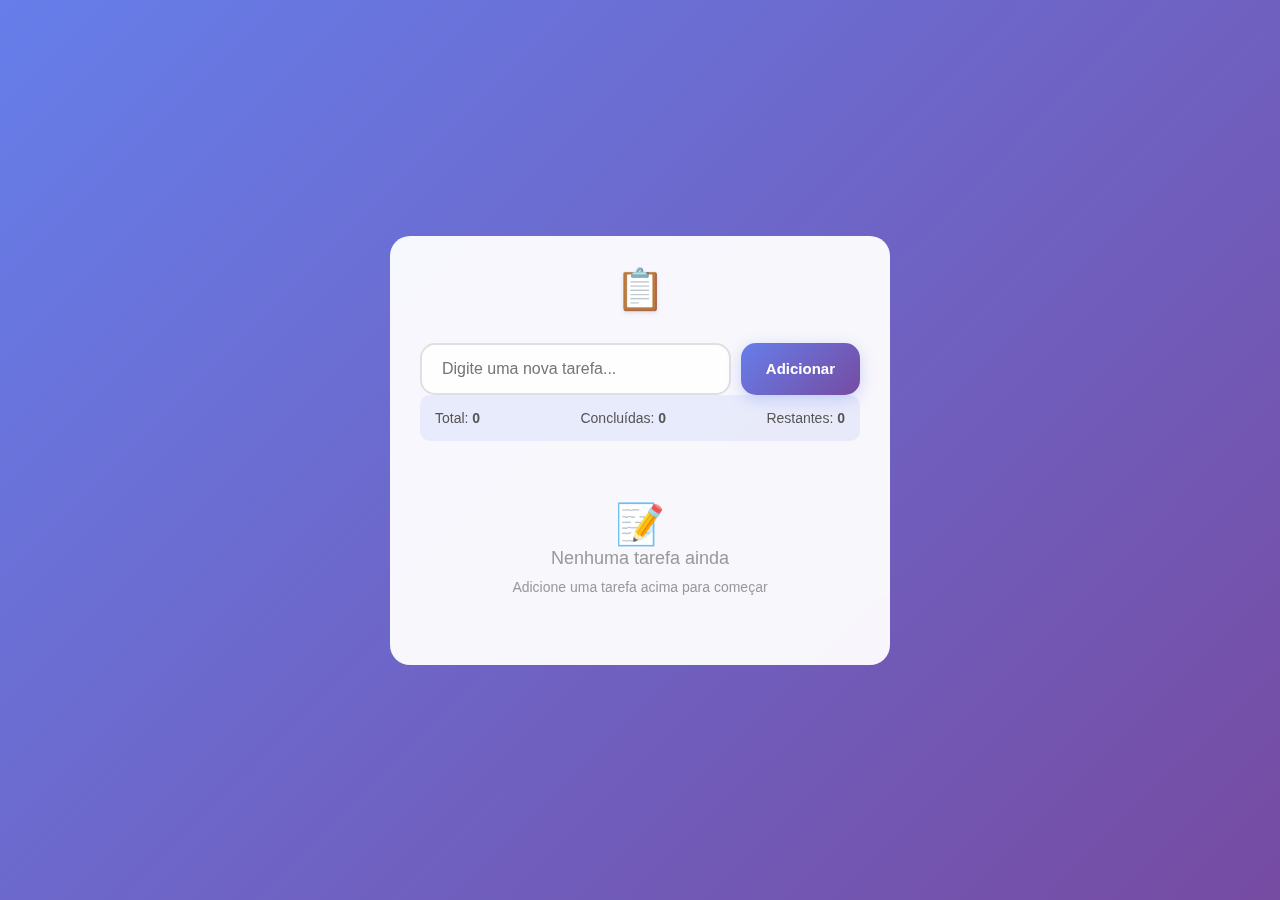
<file: index.htm>
<!DOCTYPE html>
<html lang="pt-BR">
<head>
  <meta charset="UTF-8" />
  <meta name="viewport" content="width=device-width, initial-scale=1.0"/>
  <title>To Do List</title>
  <link rel="stylesheet" href="css/style.css" />
</head>
<body>
  <div class="container">
    <h1>📋 Lista de tarefas</h1>
    <div class="input-container">
      <input type="text" id="taskInput" placeholder="Digite uma nova tarefa..." maxlength="100" />
      <button id="addBtn">Adicionar</button>
    </div>

    <div class="task-stats">
      <span>Total: <strong id="totalTasks">0</strong></span>
      <span>Concluídas: <strong id="completedTasks">0</strong></span>
      <span>Restantes: <strong id="remainingTasks">0</strong></span>
    </div>

    <ul id="todoList">
      <li class="empty-state">
        <div>Nenhuma tarefa ainda</div>
        <div style="font-size: 14px; margin-top: 10px;">Adicione uma tarefa acima para começar</div>
      </li>
    </ul>
  </div>

  <script>
    class TodoList {
      constructor() {
        this.tasks = [];
        this.taskInput = document.getElementById('taskInput');
        this.addBtn = document.getElementById('addBtn');
        this.todoList = document.getElementById('todoList');
        this.totalTasks = document.getElementById('totalTasks');
        this.completedTasks = document.getElementById('completedTasks');
        this.remainingTasks = document.getElementById('remainingTasks');
        this.filter = "all"; //alterado

        this.init();   
      }

      //adicionado
      saveToLocalStorage() {
        localStorage.setItem("tarefas", JSON.stringify(this.tasks));
      }

    loadFromLocalStorage() {
        const data = localStorage.getItem("tarefas");
        if (data) {
            this.tasks = JSON.parse(data);
            this.renderTasks();
            this.updateStats();
        }
    }

      init() {
    
        this.loadFromLocalStorage();  // carrega as tarefas salvas
        this.addBtn.addEventListener('click', () => this.addTask());
        this.taskInput.addEventListener('keypress', (e) => {
          if (e.key === 'Enter') {
            this.addTask();
          }
        });

        this.updateStats();
      }

      addTask() {
        const taskText = this.taskInput.value.trim();

        if (taskText === '') {
          this.showInputError();
          return;
        }

        // VERIFICA SE A TAREFA JÁ EXISTE (caso insentive)

        const existe = this.tasks.some(t => t.text.toLowerCase() === taskText.toLowerCase());
        if (existe) {
            alert("Essa Tarefa ja existe!");
        }

        const task = {
          id: Date.now(),
          text: taskText,
          completed: false,
          createdAt: new Date()
        };

        this.tasks.push(task);
        this.taskInput.value = '';
        this.renderTasks();
        this.updateStats();
        this.saveToLocalStorage(); //novo
        this.showSuccessMessage();
      }

      showInputError() {
        this.taskInput.style.borderColor = '#ff4757';
        this.taskInput.placeholder = 'Por favor, digite uma tarefa!';
        setTimeout(() => {
          this.taskInput.style.borderColor = '#e0e0e0';
          this.taskInput.placeholder = 'Digite uma nova tarefa...';
        }, 2000);
      }

      showSuccessMessage() {
        const originalText = this.addBtn.textContent;
        this.addBtn.textContent = '✓ Adicionado!';
        this.addBtn.style.background = '#4CAF50';
        setTimeout(() => {
          this.addBtn.textContent = originalText;
          this.addBtn.style.background = 'linear-gradient(135deg, #667eea, #764ba2)';
        }, 1000);
      }

      toggleTask(taskId) {
        const task = this.tasks.find(t => t.id === taskId);
        if (task) {
          task.completed = !task.completed;
          this.renderTasks();
          this.updateStats();
        }
      }

      deleteTask(taskId) {
        this.tasks = this.tasks.filter(t => t.id !== taskId);
        this.renderTasks();
        this.updateStats();
        this.saveToLocalStorage(); //novo
      }

      editTask(taskId) {
        const task = this.tasks.find(t => t.id === taskId);
        if (!task) return;

        const novoTexto = prompt("Edite a tarefa:", task.text);

        if(novoTexto !== null) {
          const textoFinal = novoTexto.trim();
          if (textoFinal === '') {
            alert("O texto não pode estar vazio.");
            return;
          }
         const duplicada = this.tasks.some( t =>
           t.text.toLowerCase() === textoFinal.toLowerCase() && t.id !== taskId
         );
        if (duplicada) {
          alert("Ja existe uma tarefa com esse nome.");
          return;
        }

        task.text = textoFinal;
        this.renderTasks();
        this.updateStats();
        this.saveToLocalStorage();
        }
      }

      renderTasks() {
         let filteredTasks = this.tasks; // ajustavel se quiser no futuro

        if (this.tasks.length === 0) {
          this.todoList.innerHTML = `
            <li class="empty-state">
              <div>Nenhuma tarefa ainda</div>
              <div style="font-size: 14px; margin-top: 10px;">Adicione uma tarefa acima para começar!</div>
            </li>
          `;
          return;
        }


        // botão edição
        this.todoList.innerHTML = filteredTasks.map(task => `
          <li class="task-item ${task.completed ? 'completed' : ''}">
            <div class="task-checkbox ${task.completed ? 'checked' : ''}" onclick="todoApp.toggleTask(${task.id})">
              ${task.completed ? '✓' : ''}
            </div>
            <span class="task-text">${this.escapeHtml(task.text)}</span>
            <button class="delete-btn" onclick="todoApp.editTask(${task.id})">✏️</button>
            <button class="delete-btn" onclick="todoApp.deleteTask(${task.id})">🗑️</button>
          </li>
        `).join('');
      }

      updateStats() {
        const total = this.tasks.length;
        const completed = this.tasks.filter(t => t.completed).length;
        const remaining = total - completed;

        this.totalTasks.textContent = total;
        this.completedTasks.textContent = completed;
        this.remainingTasks.textContent = remaining;
      }

      escapeHtml(text) {
        const div = document.createElement('div');
        div.textContent = text;
        return div.innerHTML;
      }
    }

    const todoApp = new TodoList();

    document.addEventListener('DOMContentLoaded', () => {
      const title = document.querySelector('h1');
      const originalText = title.textContent;
      title.textContent = '';
      let i = 0;
      const typeWriter = () => {
        if (i < originalText.length) {
          title.textContent += originalText.charAt(i);
          i++;
          setTimeout(typeWriter, 100);
        }
      };
      setTimeout(typeWriter, 500);
    });
  </script>
</body>
</html>
</file>
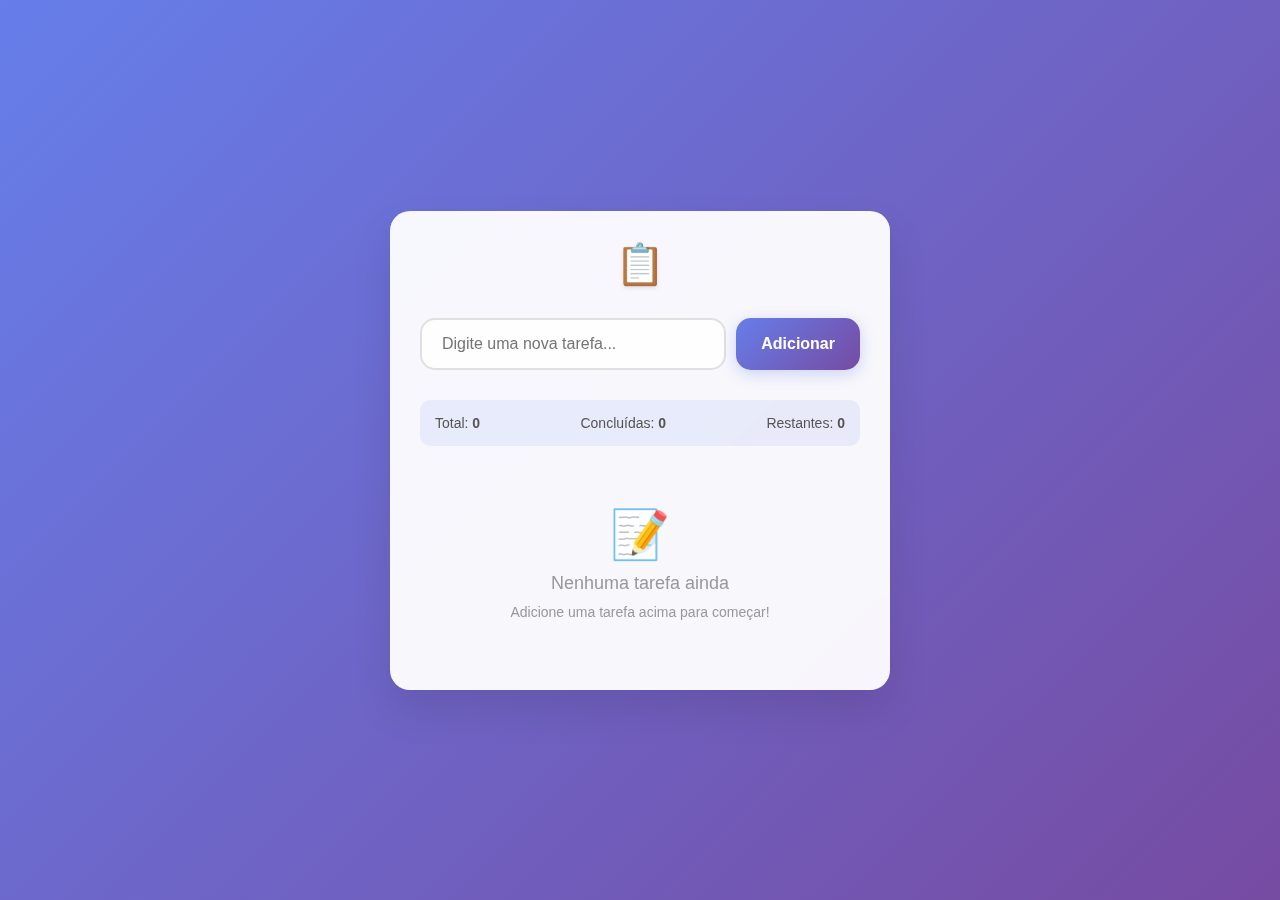
<file: list.html>
<!DOCTYPE html>
<html lang="pt-BR">
<head>
    <meta charset="UTF-8">
    <meta name="viewport" content="width=device-width, initial-scale=1.0">
    <title>To Do List</title>
    <style>
        * {
            margin: 0;
            padding: 0;
            box-sizing: border-box;
        }

        body {
            font-family: 'Segoe UI', Tahoma, Geneva, Verdana, sans-serif;
            background: linear-gradient(135deg, #667eea 0%, #764ba2 100%);
            min-height: 100vh;
            display: flex;
            justify-content: center;
            align-items: center;
            padding: 20px;
        }

        .container {
            background: rgba(255, 255, 255, 0.95);
            backdrop-filter: blur(10px);
            border-radius: 20px;
            box-shadow: 0 20px 40px rgba(0, 0, 0, 0.1);
            width: 100%;
            max-width: 500px;
            padding: 30px;
            animation: slideIn 0.5s ease-out;
        }

        @keyframes slideIn {
            from {
                opacity: 0;
                transform: translateY(-30px);
            }
            to {
                opacity: 1;
                transform: translateY(0);
            }
        }

        h1 {
            text-align: center;
            color: #333;
            margin-bottom: 30px;
            font-size: 2.5em;
            font-weight: 300;
            text-shadow: 0 2px 4px rgba(0, 0, 0, 0.1);
        }

        .input-container {
            display: flex;
            gap: 10px;
            margin-bottom: 30px;
        }

        #taskInput {
            flex: 1;
            padding: 15px 20px;
            border: 2px solid #e0e0e0;
            border-radius: 15px;
            font-size: 16px;
            outline: none;
            transition: all 0.3s ease;
            background: rgba(255, 255, 255, 0.9);
        }

        #taskInput:focus {
            border-color: #667eea;
            box-shadow: 0 0 20px rgba(102, 126, 234, 0.2);
            transform: translateY(-2px);
        }

        #addBtn {
            padding: 15px 25px;
            background: linear-gradient(135deg, #667eea, #764ba2);
            color: white;
            border: none;
            border-radius: 15px;
            font-size: 16px;
            font-weight: bold;
            cursor: pointer;
            transition: all 0.3s ease;
            box-shadow: 0 4px 15px rgba(102, 126, 234, 0.3);
        }

        #addBtn:hover {
            transform: translateY(-2px);
            box-shadow: 0 6px 20px rgba(102, 126, 234, 0.4);
        }

        #addBtn:active {
            transform: translateY(0);
        }

        .task-stats {
            display: flex;
            justify-content: space-between;
            margin-bottom: 20px;
            padding: 15px;
            background: rgba(102, 126, 234, 0.1);
            border-radius: 10px;
            font-size: 14px;
            color: #555;
        }

        #todoList {
            list-style: none;
            max-height: 400px;
            overflow-y: auto;
        }

        .task-item {
            background: white;
            margin-bottom: 10px;
            padding: 15px 20px;
            border-radius: 15px;
            display: flex;
            align-items: center;
            gap: 15px;
            box-shadow: 0 2px 10px rgba(0, 0, 0, 0.1);
            transition: all 0.3s ease;
            animation: taskSlideIn 0.3s ease-out;
        }

        @keyframes taskSlideIn {
            from {
                opacity: 0;
                transform: translateX(-30px);
            }
            to {
                opacity: 1;
                transform: translateX(0);
            }
        }

        .task-item:hover {
            transform: translateX(5px);
            box-shadow: 0 4px 20px rgba(0, 0, 0, 0.15);
        }

        .task-item.completed {
            opacity: 0.7;
            background: #f0f0f0;
        }

        .task-item.completed .task-text {
            text-decoration: line-through;
            color: #999;
        }

        .task-checkbox {
            width: 20px;
            height: 20px;
            border: 2px solid #ddd;
            border-radius: 50%;
            cursor: pointer;
            transition: all 0.3s ease;
            display: flex;
            align-items: center;
            justify-content: center;
            font-size: 12px;
            color: white;
            flex-shrink: 0;
        }

        .task-checkbox.checked {
            background: #4CAF50;
            border-color: #4CAF50;
        }

        .task-text {
            flex: 1;
            font-size: 16px;
            color: #333;
            transition: all 0.3s ease;
        }

        .delete-btn {
            background: #ff4757;
            color: white;
            border: none;
            padding: 8px 12px;
            border-radius: 10px;
            cursor: pointer;
            font-size: 12px;
            transition: all 0.3s ease;
            opacity: 0.7;
        }

        .delete-btn:hover {
            opacity: 1;
            transform: scale(1.1);
        }

        .empty-state {
            text-align: center;
            padding: 40px 20px;
            color: #999;
            font-size: 18px;
        }

        .empty-state::before {
            content: "📝";
            display: block;
            font-size: 48px;
            margin-bottom: 10px;
        }

        /* Scrollbar personalizada */
        #todoList::-webkit-scrollbar {
            width: 8px;
        }

        #todoList::-webkit-scrollbar-track {
            background: #f1f1f1;
            border-radius: 10px;
        }

        #todoList::-webkit-scrollbar-thumb {
            background: #c1c1c1;
            border-radius: 10px;
        }

        #todoList::-webkit-scrollbar-thumb:hover {
            background: #a8a8a8;
        }

        @media (max-width: 480px) {
            .container {
                padding: 20px;
                margin: 10px;
            }
            
            h1 {
                font-size: 2em;
            }
            
            .input-container {
                flex-direction: column;
            }
            
            #addBtn {
                padding: 12px 20px;
            }
        }
    </style>
</head>
<body>
    <div class="container">
        <h1>📋 To Do List</h1>
        
        <div class="input-container">
            <input type="text" id="taskInput" placeholder="Digite uma nova tarefa..." maxlength="100">
            <button id="addBtn">Adicionar</button>
        </div>

        <div class="task-stats">
            <span>Total: <strong id="totalTasks">0</strong></span>
            <span>Concluídas: <strong id="completedTasks">0</strong></span>
            <span>Restantes: <strong id="remainingTasks">0</strong></span>
        </div>

        <ul id="todoList">
            <div class="empty-state">
                <div>Nenhuma tarefa ainda</div>
                <div style="font-size: 14px; margin-top: 10px;">Adicione uma tarefa acima para começar!</div>
            </div>
        </ul>
    </div>

    <script>
        class TodoList {
            constructor() {
                this.tasks = [];
                this.taskInput = document.getElementById('taskInput');
                this.addBtn = document.getElementById('addBtn');
                this.todoList = document.getElementById('todoList');
                this.totalTasks = document.getElementById('totalTasks');
                this.completedTasks = document.getElementById('completedTasks');
                this.remainingTasks = document.getElementById('remainingTasks');
                
                this.init();
            }

            init() {
                this.addBtn.addEventListener('click', () => this.addTask());
                this.taskInput.addEventListener('keypress', (e) => {
                    if (e.key === 'Enter') {
                        this.addTask();
                    }
                });
                
                this.updateStats();
            }

            addTask() {
                const taskText = this.taskInput.value.trim();
                
                if (taskText === '') {
                    this.showInputError();
                    return;
                }

                const task = {
                    id: Date.now(),
                    text: taskText,
                    completed: false,
                    createdAt: new Date()
                };

                this.tasks.push(task);
                this.taskInput.value = '';
                this.renderTasks();
                this.updateStats();
                
                // Animação de sucesso
                this.showSuccessMessage();
            }

            showInputError() {
                this.taskInput.style.borderColor = '#ff4757';
                this.taskInput.placeholder = 'Por favor, digite uma tarefa!';
                
                setTimeout(() => {
                    this.taskInput.style.borderColor = '#e0e0e0';
                    this.taskInput.placeholder = 'Digite uma nova tarefa...';
                }, 2000);
            }

            showSuccessMessage() {
                const originalText = this.addBtn.textContent;
                this.addBtn.textContent = '✓ Adicionado!';
                this.addBtn.style.background = '#4CAF50';
                
                setTimeout(() => {
                    this.addBtn.textContent = originalText;
                    this.addBtn.style.background = 'linear-gradient(135deg, #667eea, #764ba2)';
                }, 1000);
            }

            toggleTask(taskId) {
                const task = this.tasks.find(t => t.id === taskId);
                if (task) {
                    task.completed = !task.completed;
                    this.renderTasks();
                    this.updateStats();
                }
            }

            deleteTask(taskId) {
                this.tasks = this.tasks.filter(t => t.id !== taskId);
                this.renderTasks();
                this.updateStats();
            }

            renderTasks() {
                if (this.tasks.length === 0) {
                    this.todoList.innerHTML = `
                        <div class="empty-state">
                            <div>Nenhuma tarefa ainda</div>
                            <div style="font-size: 14px; margin-top: 10px;">Adicione uma tarefa acima para começar!</div>
                        </div>
                    `;
                    return;
                }

                this.todoList.innerHTML = this.tasks.map(task => `
                    <li class="task-item ${task.completed ? 'completed' : ''}">
                        <div class="task-checkbox ${task.completed ? 'checked' : ''}" 
                             onclick="todoApp.toggleTask(${task.id})">
                            ${task.completed ? '✓' : ''}
                        </div>
                        <span class="task-text">${this.escapeHtml(task.text)}</span>
                        <button class="delete-btn" onclick="todoApp.deleteTask(${task.id})">
                            🗑️
                        </button>
                    </li>
                `).join('');
            }

            updateStats() {
                const total = this.tasks.length;
                const completed = this.tasks.filter(t => t.completed).length;
                const remaining = total - completed;

                this.totalTasks.textContent = total;
                this.completedTasks.textContent = completed;
                this.remainingTasks.textContent = remaining;
            }

            escapeHtml(text) {
                const div = document.createElement('div');
                div.textContent = text;
                return div.innerHTML;
            }
        }

        // Inicializar a aplicação
        const todoApp = new TodoList();

        // Adicionar alguns efeitos visuais extras
        document.addEventListener('DOMContentLoaded', () => {
            // Efeito de digitação no título
            const title = document.querySelector('h1');
            const originalText = title.textContent;
            title.textContent = '';
            
            let i = 0;
            const typeWriter = () => {
                if (i < originalText.length) {
                    title.textContent += originalText.charAt(i);
                    i++;
                    setTimeout(typeWriter, 100);
                }
            };
            
            setTimeout(typeWriter, 500);
        });
    </script>
</body>
</html>
</file>
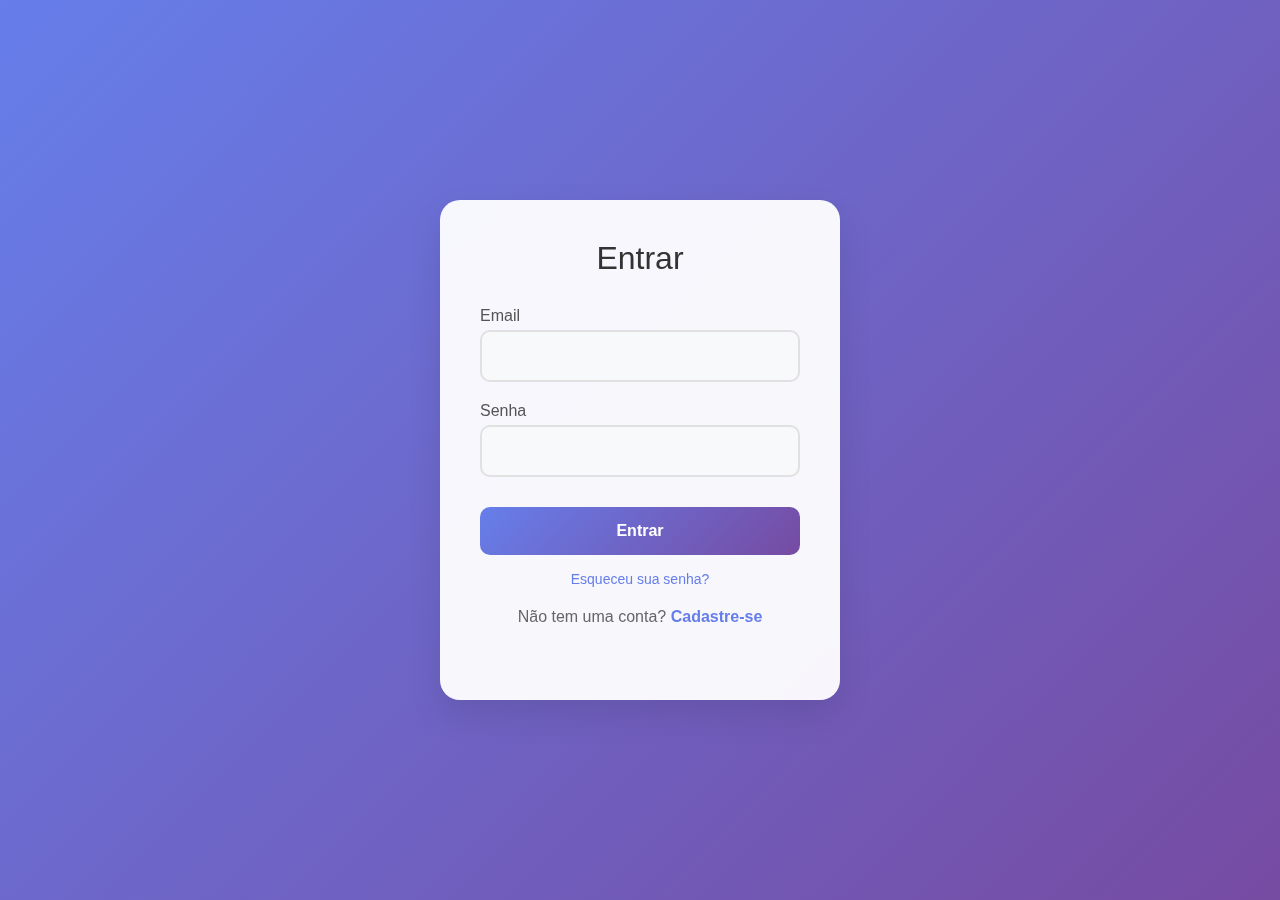
<file: login.html>
<!DOCTYPE html>
<html lang="pt-BR">
<head>
    <meta charset="UTF-8">
    <meta name="viewport" content="width=device-width, initial-scale=1.0">
    <title>Login & Lista de Tarefas</title>
    <style>
        * {
            margin: 0;
            padding: 0;
            box-sizing: border-box;
        }

        body {
            font-family: 'Segoe UI', Tahoma, Geneva, Verdana, sans-serif;
            background: linear-gradient(135deg, #667eea 0%, #764ba2 100%);
            min-height: 100vh;
            display: flex;
            align-items: center;
            justify-content: center;
            padding: 20px;
        }

        /* Estilos do Login/Cadastro */
        .auth-container {
            background: rgba(255, 255, 255, 0.95);
            backdrop-filter: blur(10px);
            border-radius: 20px;
            box-shadow: 0 15px 35px rgba(0, 0, 0, 0.1);
            overflow: hidden;
            width: 100%;
            max-width: 400px;
            position: relative;
        }

        .form-container {
            position: relative;
            min-height: 500px;
        }

        .form {
            position: absolute;
            top: 0;
            left: 0;
            width: 100%;
            height: 100%;
            padding: 40px;
            transition: transform 0.6s ease-in-out;
        }

        .form.login {
            transform: translateX(0);
        }

        .form.signup {
            transform: translateX(100%);
        }

        .form.active.login {
            transform: translateX(0);
        }

        .form.active.signup {
            transform: translateX(0);
        }

        .form:not(.active) {
            transform: translateX(-100%);
        }

        .form h2 {
            text-align: center;
            margin-bottom: 30px;
            color: #333;
            font-size: 2rem;
            font-weight: 300;
        }

        .form-group {
            margin-bottom: 20px;
            position: relative;
        }

        .form-group label {
            display: block;
            margin-bottom: 5px;
            color: #555;
            font-weight: 500;
        }

        .form-group input {
            width: 100%;
            padding: 15px;
            border: 2px solid #e1e1e1;
            border-radius: 10px;
            font-size: 16px;
            transition: all 0.3s ease;
            background: #f8f9fa;
        }

        .form-group input:focus {
            outline: none;
            border-color: #667eea;
            background: white;
            box-shadow: 0 0 0 3px rgba(102, 126, 234, 0.1);
        }

        .btn {
            width: 100%;
            padding: 15px;
            background: linear-gradient(135deg, #667eea 0%, #764ba2 100%);
            color: white;
            border: none;
            border-radius: 10px;
            font-size: 16px;
            font-weight: 600;
            cursor: pointer;
            transition: all 0.3s ease;
            margin-top: 10px;
        }

        .btn:hover {
            transform: translateY(-2px);
            box-shadow: 0 5px 15px rgba(102, 126, 234, 0.3);
        }

        .btn:active {
            transform: translateY(0);
        }

        .switch-form {
            text-align: center;
            margin-top: 20px;
            color: #666;
        }

        .switch-form a {
            color: #667eea;
            text-decoration: none;
            font-weight: 600;
            cursor: pointer;
        }

        .switch-form a:hover {
            text-decoration: underline;
        }

        .message {
            padding: 15px;
            margin-bottom: 20px;
            border-radius: 10px;
            text-align: center;
            font-weight: 500;
            display: none;
        }

        .message.success {
            background: #d4edda;
            color: #155724;
            border: 1px solid #c3e6cb;
        }

        .message.error {
            background: #f8d7da;
            color: #721c24;
            border: 1px solid #f5c6cb;
        }

        .forgot-password {
            text-align: center;
            margin-top: 15px;
        }

        .forgot-password a {
            color: #667eea;
            text-decoration: none;
            font-size: 14px;
        }

        .forgot-password a:hover {
            text-decoration: underline;
        }

        /* Estilos da Lista de Tarefas */
        .todo-container {
            background: rgba(255, 255, 255, 0.95);
            backdrop-filter: blur(10px);
            border-radius: 20px;
            box-shadow: 0 15px 35px rgba(0, 0, 0, 0.1);
            padding: 30px;
            width: 100%;
            max-width: 600px;
            display: none;
        }

        .todo-container.active {
            display: block;
        }

        .todo-header {
            display: flex;
            justify-content: space-between;
            align-items: center;
            margin-bottom: 30px;
        }

        .todo-container h1 {
            color: #333;
            font-size: 2.5rem;
            font-weight: 300;
            margin: 0;
        }

        .logout-btn {
            background: #ff4757;
            color: white;
            border: none;
            padding: 10px 20px;
            border-radius: 10px;
            cursor: pointer;
            font-weight: 500;
            transition: all 0.3s ease;
        }

        .logout-btn:hover {
            background: #ff3838;
            transform: translateY(-2px);
        }

        .input-container {
            display: flex;
            gap: 10px;
            margin-bottom: 20px;
        }

        .input-container input {
            flex: 1;
            padding: 15px;
            border: 2px solid #e0e0e0;
            border-radius: 10px;
            font-size: 16px;
            transition: all 0.3s ease;
            background: #f8f9fa;
        }

        .input-container input:focus {
            outline: none;
            border-color: #667eea;
            background: white;
            box-shadow: 0 0 0 3px rgba(102, 126, 234, 0.1);
        }

        .input-container button {
            padding: 15px 25px;
            background: linear-gradient(135deg, #667eea, #764ba2);
            color: white;
            border: none;
            border-radius: 10px;
            font-weight: 600;
            cursor: pointer;
            transition: all 0.3s ease;
        }

        .input-container button:hover {
            transform: translateY(-2px);
            box-shadow: 0 5px 15px rgba(102, 126, 234, 0.3);
        }

        .task-stats {
            display: flex;
            justify-content: space-around;
            background: #f8f9fa;
            padding: 15px;
            border-radius: 10px;
            margin-bottom: 20px;
            font-size: 14px;
            color: #666;
        }

        .task-stats strong {
            color: #333;
        }

        #todoList {
            list-style: none;
            padding: 0;
        }

        .task-item {
            display: flex;
            align-items: center;
            padding: 15px;
            background: white;
            border-radius: 10px;
            margin-bottom: 10px;
            box-shadow: 0 2px 10px rgba(0, 0, 0, 0.1);
            transition: all 0.3s ease;
        }

        .task-item:hover {
            transform: translateY(-2px);
            box-shadow: 0 5px 20px rgba(0, 0, 0, 0.15);
        }

        .task-item.completed {
            opacity: 0.7;
            background: #f8f9fa;
        }

        .task-checkbox {
            width: 24px;
            height: 24px;
            border: 2px solid #ddd;
            border-radius: 50%;
            margin-right: 15px;
            cursor: pointer;
            display: flex;
            align-items: center;
            justify-content: center;
            transition: all 0.3s ease;
        }

        .task-checkbox.checked {
            background: #4CAF50;
            border-color: #4CAF50;
            color: white;
        }

        .task-text {
            flex: 1;
            font-size: 16px;
            color: #333;
        }

        .task-item.completed .task-text {
            text-decoration: line-through;
            color: #999;
        }

        .delete-btn {
            background: none;
            border: none;
            font-size: 16px;
            cursor: pointer;
            margin-left: 10px;
            padding: 5px;
            border-radius: 5px;
            transition: all 0.3s ease;
        }

        .delete-btn:hover {
            background: #f0f0f0;
        }

        .empty-state {
            text-align: center;
            color: #999;
            font-style: italic;
            padding: 40px;
            background: #f8f9fa;
            border-radius: 10px;
        }

        .hidden {
            display: none !important;
        }

        @media (max-width: 480px) {
            .form {
                padding: 30px 20px;
            }
            
            .form h2 {
                font-size: 1.5rem;
            }

            .todo-container {
                padding: 20px;
            }

            .todo-container h1 {
                font-size: 2rem;
            }

            .input-container {
                flex-direction: column;
            }

            .task-stats {
                flex-direction: column;
                gap: 10px;
                text-align: center;
            }
        }
    </style>
</head>
<body>
    <!-- Tela de Login/Cadastro -->
    <div class="auth-container" id="authContainer">
        <div class="form-container">
            <!-- Formulário de Login -->
            <form class="form login active" id="loginForm">
                <h2>Entrar</h2>
                <div class="message" id="loginMessage"></div>
                
                <div class="form-group">
                    <label for="loginEmail">Email</label>
                    <input type="email" id="loginEmail" name="email" required>
                </div>
                
                <div class="form-group">
                    <label for="loginPassword">Senha</label>
                    <input type="password" id="loginPassword" name="password" required>
                </div>
                
                <button type="submit" class="btn">Entrar</button>
                
                <div class="forgot-password">
                    <a href="#" onclick="showForgotPassword()">Esqueceu sua senha?</a>
                </div>
                
                <div class="switch-form">
                    Não tem uma conta? <a onclick="showSignup()">Cadastre-se</a>
                </div>
            </form>

            <!-- Formulário de Cadastro -->
            <form class="form signup" id="signupForm">
                <h2>Cadastro</h2>
                <div class="message" id="signupMessage"></div>
                
                <div class="form-group">
                    <label for="signupName">Nome</label>
                    <input type="text" id="signupName" name="name" required>
                </div>
                
                <div class="form-group">
                    <label for="signupEmail">Email</label>
                    <input type="email" id="signupEmail" name="email" required>
                </div>
                
                <div class="form-group">
                    <label for="signupPassword">Senha</label>
                    <input type="password" id="signupPassword" name="password" required>
                </div>
                
                <div class="form-group">
                    <label for="confirmPassword">Confirmar Senha</label>
                    <input type="password" id="confirmPassword" name="confirmPassword" required>
                </div>
                
                <button type="submit" class="btn">Cadastrar</button>
                
                <div class="switch-form">
                    Já tem uma conta? <a onclick="showLogin()">Faça login</a>
                </div>
            </form>
        </div>
    </div>

    <!-- Tela da Lista de Tarefas -->
    <div class="todo-container" id="todoContainer">
        <div class="todo-header">
            <h1 id="todoTitle">📋 Lista de tarefas</h1>
            <button class="logout-btn" onclick="logout()">Sair</button>
        </div>
        
        <div class="input-container">
            <input type="text" id="taskInput" placeholder="Digite uma nova tarefa..." maxlength="100" />
            <button id="addBtn">Adicionar</button>
        </div>

        <div class="task-stats">
            <span>Total: <strong id="totalTasks">0</strong></span>
            <span>Concluídas: <strong id="completedTasks">0</strong></span>
            <span>Restantes: <strong id="remainingTasks">0</strong></span>
        </div>

        <ul id="todoList">
            <li class="empty-state">
                <div>Nenhuma tarefa ainda</div>
                <div style="font-size: 14px; margin-top: 10px;">Adicione uma tarefa acima para começar</div>
            </li>
        </ul>
    </div>

    <script>
        // Dados dos usuários e sessão
        let users = [];
        let currentUser = null;
        let todoApp = null;

        // Classe da Lista de Tarefas
        class TodoList {
            constructor(userName) {
                this.userName = userName;
                this.tasks = [];
                this.taskInput = document.getElementById('taskInput');
                this.addBtn = document.getElementById('addBtn');
                this.todoList = document.getElementById('todoList');
                this.totalTasks = document.getElementById('totalTasks');
                this.completedTasks = document.getElementById('completedTasks');
                this.remainingTasks = document.getElementById('remainingTasks');
                this.filter = "all";

                this.init();   
            }

            saveToLocalStorage() {
                const userTasks = JSON.parse(localStorage.getItem("userTasks") || "{}");
                userTasks[currentUser.email] = this.tasks;
                localStorage.setItem("userTasks", JSON.stringify(userTasks));
            }

            loadFromLocalStorage() {
                const userTasks = JSON.parse(localStorage.getItem("userTasks") || "{}");
                if (userTasks[currentUser.email]) {
                    this.tasks = userTasks[currentUser.email];
                    this.renderTasks();
                    this.updateStats();
                }
            }

            init() {
                this.loadFromLocalStorage();
                this.addBtn.addEventListener('click', () => this.addTask());
                this.taskInput.addEventListener('keypress', (e) => {
                    if (e.key === 'Enter') {
                        this.addTask();
                    }
                });
                this.updateStats();
            }

            addTask() {
                const taskText = this.taskInput.value.trim();

                if (taskText === '') {
                    this.showInputError();
                    return;
                }

                const existe = this.tasks.some(t => t.text.toLowerCase() === taskText.toLowerCase());
                if (existe) {
                    alert("Essa tarefa já existe!");
                    return;
                }

                const task = {
                    id: Date.now(),
                    text: taskText,
                    completed: false,
                    createdAt: new Date()
                };

                this.tasks.push(task);
                this.taskInput.value = '';
                this.renderTasks();
                this.updateStats();
                this.saveToLocalStorage();
                this.showSuccessMessage();
            }

            showInputError() {
                this.taskInput.style.borderColor = '#ff4757';
                this.taskInput.placeholder = 'Por favor, digite uma tarefa!';
                setTimeout(() => {
                    this.taskInput.style.borderColor = '#e0e0e0';
                    this.taskInput.placeholder = 'Digite uma nova tarefa...';
                }, 2000);
            }

            showSuccessMessage() {
                const originalText = this.addBtn.textContent;
                this.addBtn.textContent = '✓ Adicionado!';
                this.addBtn.style.background = '#4CAF50';
                setTimeout(() => {
                    this.addBtn.textContent = originalText;
                    this.addBtn.style.background = 'linear-gradient(135deg, #667eea, #764ba2)';
                }, 1000);
            }

            toggleTask(taskId) {
                const task = this.tasks.find(t => t.id === taskId);
                if (task) {
                    task.completed = !task.completed;
                    this.renderTasks();
                    this.updateStats();
                    this.saveToLocalStorage();
                }
            }

            deleteTask(taskId) {
                this.tasks = this.tasks.filter(t => t.id !== taskId);
                this.renderTasks();
                this.updateStats();
                this.saveToLocalStorage();
            }

            editTask(taskId) {
                const task = this.tasks.find(t => t.id === taskId);
                if (!task) return;

                const novoTexto = prompt("Edite a tarefa:", task.text);

                if(novoTexto !== null) {
                    const textoFinal = novoTexto.trim();
                    if (textoFinal === '') {
                        alert("O texto não pode estar vazio.");
                        return;
                    }
                    const duplicada = this.tasks.some(t =>
                        t.text.toLowerCase() === textoFinal.toLowerCase() && t.id !== taskId
                    );
                    if (duplicada) {
                        alert("Já existe uma tarefa com esse nome.");
                        return;
                    }

                    task.text = textoFinal;
                    this.renderTasks();
                    this.updateStats();
                    this.saveToLocalStorage();
                }
            }

            renderTasks() {
                if (this.tasks.length === 0) {
                    this.todoList.innerHTML = `
                        <li class="empty-state">
                            <div>Nenhuma tarefa ainda</div>
                            <div style="font-size: 14px; margin-top: 10px;">Adicione uma tarefa acima para começar!</div>
                        </li>
                    `;
                    return;
                }

                this.todoList.innerHTML = this.tasks.map(task => `
                    <li class="task-item ${task.completed ? 'completed' : ''}">
                        <div class="task-checkbox ${task.completed ? 'checked' : ''}" onclick="todoApp.toggleTask(${task.id})">
                            ${task.completed ? '✓' : ''}
                        </div>
                        <span class="task-text">${this.escapeHtml(task.text)}</span>
                        <button class="delete-btn" onclick="todoApp.editTask(${task.id})">✏️</button>
                        <button class="delete-btn" onclick="todoApp.deleteTask(${task.id})">🗑️</button>
                    </li>
                `).join('');
            }

            updateStats() {
                const total = this.tasks.length;
                const completed = this.tasks.filter(t => t.completed).length;
                const remaining = total - completed;

                this.totalTasks.textContent = total;
                this.completedTasks.textContent = completed;
                this.remainingTasks.textContent = remaining;
            }

            escapeHtml(text) {
                const div = document.createElement('div');
                div.textContent = text;
                return div.innerHTML;
            }
        }

        // Funções de autenticação
        function showLogin() {
            document.querySelector('.form.login').classList.add('active');
            document.querySelector('.form.signup').classList.remove('active');
            clearMessages();
        }

        function showSignup() {
            document.querySelector('.form.signup').classList.add('active');
            document.querySelector('.form.login').classList.remove('active');
            clearMessages();
        }

        function clearMessages() {
            document.querySelectorAll('.message').forEach(msg => {
                msg.style.display = 'none';
                msg.textContent = '';
            });
        }

        function showMessage(elementId, message, type) {
            const element = document.getElementById(elementId);
            element.textContent = message;
            element.className = `message ${type}`;
            element.style.display = 'block';
            
            setTimeout(() => {
                element.style.display = 'none';
            }, 5000);
        }

        function validateEmail(email) {
            const re = /^[^\s@]+@[^\s@]+\.[^\s@]+$/;
            return re.test(email);
        }

        function validatePassword(password) {
            return password.length >= 6;
        }

        function handleSignup(event) {
            event.preventDefault();
            
            const name = document.getElementById('signupName').value.trim();
            const email = document.getElementById('signupEmail').value.trim();
            const password = document.getElementById('signupPassword').value;
            const confirmPassword = document.getElementById('confirmPassword').value;

            if (!name || !email || !password || !confirmPassword) {
                showMessage('signupMessage', 'Por favor, preencha todos os campos.', 'error');
                return;
            }

            if (!validateEmail(email)) {
                showMessage('signupMessage', 'Por favor, insira um email válido.', 'error');
                return;
            }

            if (!validatePassword(password)) {
                showMessage('signupMessage', 'A senha deve ter pelo menos 6 caracteres.', 'error');
                return;
            }

            if (password !== confirmPassword) {
                showMessage('signupMessage', 'As senhas não coincidem.', 'error');
                return;
            }

            if (users.find(user => user.email === email)) {
                showMessage('signupMessage', 'Este email já está cadastrado.', 'error');
                return;
            }

            const newUser = { name, email, password };
            users.push(newUser);
            
            // Salvar usuários no localStorage
            localStorage.setItem('users', JSON.stringify(users));
            
            showMessage('signupMessage', 'Cadastro realizado com sucesso!', 'success');
            document.getElementById('signupForm').reset();
            
            setTimeout(() => {
                showLogin();
            }, 2000);
        }

        function handleLogin(event) {
            event.preventDefault();
            
            const email = document.getElementById('loginEmail').value.trim();
            const password = document.getElementById('loginPassword').value;

            if (!email || !password) {
                showMessage('loginMessage', 'Por favor, preencha todos os campos.', 'error');
                return;
            }

            const user = users.find(user => user.email === email && user.password === password);
            
            if (user) {
                currentUser = user;
                showMessage('loginMessage', `Bem-vindo, ${user.name}!`, 'success');
                
                setTimeout(() => {
                    showTodoApp();
                }, 1500);
            } else {
                showMessage('loginMessage', 'Email ou senha incorretos.', 'error');
            }
        }

        function showTodoApp() {
            document.getElementById('authContainer').style.display = 'none';
            document.getElementById('todoContainer').classList.add('active');
            
            // Atualizar título com nome do usuário
            document.getElementById('todoTitle').textContent = `📋 Lista de ${currentUser.name}`;
            
            // Inicializar a lista de tarefas
            todoApp = new TodoList(currentUser.name);
            
            // Efeito de digitação no título
            const title = document.getElementById('todoTitle');
            const originalText = title.textContent;
            title.textContent = '';
            let i = 0;
            const typeWriter = () => {
                if (i < originalText.length) {
                    title.textContent += originalText.charAt(i);
                    i++;
                    setTimeout(typeWriter, 100);
                }
            };
            setTimeout(typeWriter, 500);
        }

        function logout() {
            currentUser = null;
            todoApp = null;
            document.getElementById('todoContainer').classList.remove('active');
            document.getElementById('authContainer').style.display = 'block';
            document.getElementById('loginForm').reset();
            clearMessages();
        }

        function showForgotPassword() {
            alert('Funcionalidade de recuperação de senha não implementada neste exemplo.');
        }

        // Inicialização
        document.addEventListener('DOMContentLoaded', () => {
            // Carregar usuários do localStorage
            const savedUsers = localStorage.getItem('users');
            if (savedUsers) {
                users = JSON.parse(savedUsers);
            }

            // Adicionar usuário de teste se não existir
            if (!users.find(user => user.email === 'teste@exemplo.com')) {
                users.push({
                    name: 'Usuário Teste',
                    email: 'teste@exemplo.com',
                    password: '123456'
                });
                localStorage.setItem('users', JSON.stringify(users));
            }

            // Event listeners
            document.getElementById('signupForm').addEventListener('submit', handleSignup);
            document.getElementById('loginForm').addEventListener('submit', handleLogin);

            console.log('Usuário de teste disponível:');
            console.log('Email: teste@exemplo.com');
            console.log('Senha: 123456');
        });
    </script>
</body>
</html>
</file>
<file: css/style.css>
*{
    margin: 0;
    padding: 0;
    box-sizing: border-box;
}

body {
    font-family: 'Segoe UI', Tahoma, Geneva, Verdana, sans-serif;
      background: linear-gradient(135deg, #667eea 0%, #764ba2 100%);
      min-height: 100vh;
      display: flex;
      justify-content: center;
      align-items: center;
      padding: 20px;
}

.container {
    background: rgba(255, 255, 255, 0.95);
    backdrop-filter: blur(10px);
    border-radius: 20px;
    width: 100%;
    max-width: 500px;
    padding: 30px;
    animation: slideIn 0.5s ease-out;
}

@keyframes slideIn {
    from {
        opacity: 0;
        transform: translateY(-30px);
    }
    to {
        opacity: 1;
        transform: translateY(0);
    }
}

h1 {
    text-align: center;
    color:#333;
    margin-bottom: 30px;
    font-size: 2.5em;
    font-weight: 300;
    text-shadow: 0 2px 4px rgba(0, 0, 0, 0.1);
}

.input-container {
    display: flex;
    gap: 10px;
    margin-top: 30px;
}

#taskInput{
    flex: 1;
    padding: 15px 20px;
    border: 2px solid #e0e0e0;
    border-radius: 15px;
    font-size: 16px;
    outline: none;
    transition: all 0.3s ease;
    background: rgba(255, 255, 255, 0.9);
}

#taskInput:focus {
  border-color: #667eea;
  box-shadow: 0 0 20px rgba(102, 126, 234, 0.2);
  transform: translateY(-2px);
}

#addBtn {
    padding: 15px 25px;
    background: linear-gradient(135deg, #667eea, #764ba2);
    color: white;
    border: none;
    border-radius: 15px;
    font-size: 15px;
    font-weight: bold;
    cursor: pointer;
    transition: all 0.3s ease;
    box-shadow: 0 4px 15px rgba(102, 126, 234, 0.3);
}

#addBtn:hover {
    transform: translateY(-2px);
    box-shadow: 0 6px 20px rgba(102, 126, 234, 0.4);
}

#addBtn:active {
    transform: translateY(0);
}

.task-stats {
    display: flex;
    justify-content: space-between;
    margin-bottom: 20px;
    padding: 15px;
    background: rgba(102, 126, 234, 0.1);
    border-radius: 10px;
    font-size: 14px;
    color: #555;
}

#todoList {
    list-style: none;
    max-height: 400px;
    overflow-y: auto;
}

.task-item {
    background-color: white;
    margin-bottom: 10px;
    padding: 15px 20px;
    border-radius: 15px;
    display: flex;
    align-items: center;
    gap: 15px;
    box-shadow: 0 2px 10px rgba(0, 0, 0, 0.1);
    transition: all 0.3s ease;
    animation:  taskSlideIn 0.3s ease-out;
}

@keyframes taskSlideIn {
    from {
        opacity: 0;
        transform: translateX(-30);
    }

    to {
        opacity: 1;
        transform: translateX(0);
    }
}

 .task-item:hover {
            transform: translateX(5px);
            box-shadow: 0 4px 20px rgba(0, 0, 0, 0.15);
        }

        .task-item.completed {
            opacity: 0.7;
            background: #f0f0f0;
        }

        .task-item.completed .task-text {
            text-decoration: line-through;
            color: #999;
        }
.task-checkbox {
    width: 20px;
    height: 20px;
    border: 2px solid #ddd;
    border-radius: 50px;
    cursor: pointer;
    transition: all 0.3s ease;
    display: flex;
    align-items: center;
    justify-content: center;
    font-size: 12px;
    color: white;
    flex-shrink: 0;
}

.task-checkbox.checked {
    background: #4CAF50;
    border-color: #4CAF50;
}

.task-text {
    flex: 1;
    font-size: 16px;
    color:#333;
    transition: all 0.3s ease;
}

.delete-btn {
   background: #ff4757;
   color: white;
   border: none;
   padding: 8px 12px;
   border-radius: 10px;
   cursor: pointer;
   font-size: 12px;
   transition: all 0.3s ease;
   opacity: 0.7; 
}

.delete-btn:hover {
    opacity: 1;
    transform: scale(1.1);
}

.empty-state {
            text-align: center;
            padding: 40px 20px;
            color: #999;
            font-size: 18px;
}

.empty-state::before {
    content: "📝";
    font-display: block;
    font-size: 40px;
    margin-top: 18px;
}

/*scroolbar personalizada */

#todoList::-webkit-scrollbar {
    width: 8px;
}


#todoList::-webkit-scrollbar-track {
    background: #f1f1f1;
    border-radius: 10px;
}
#todoList::-webkit-scrollbar-thumb {
    background: #c1c1c1;
    border-radius: 10px;
}

#todoList::-webkit-scrollbar-thumb:hover {
    background: #a8a8a8;
}

@media (max-width:480px) {
   .container {
                padding: 20px;
                margin: 10px;
            }
            
            h1 {
                font-size: 2em;
            }
            
            .input-container {
                flex-direction: column;
            }
            
            #addBtn {
                padding: 12px 20px;
            } 
}
</file>
